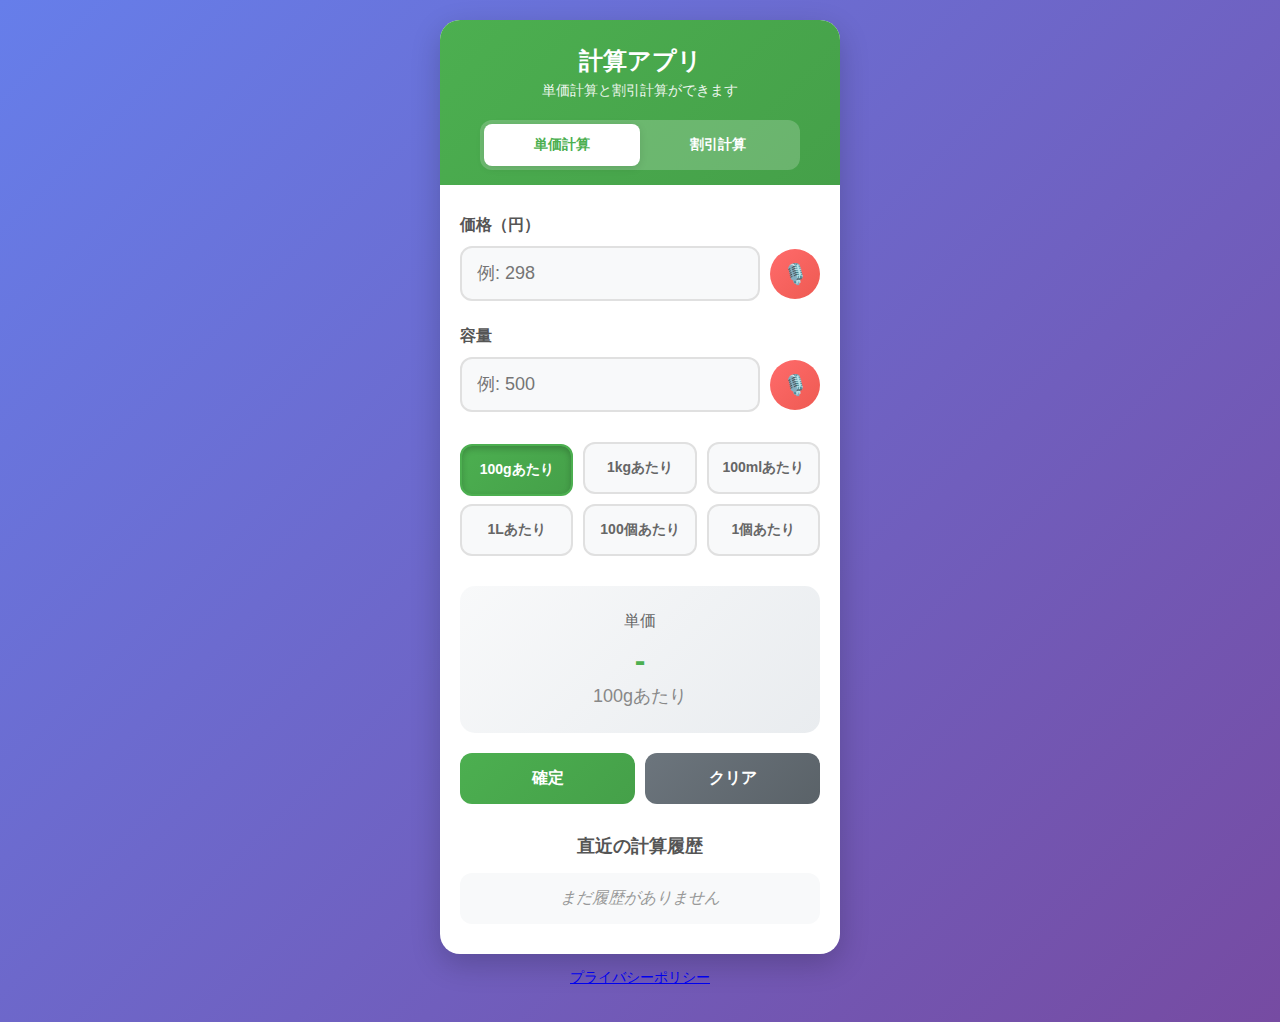
<file: index.html>
<!DOCTYPE html>
<html lang="ja">
<head>
    <meta charset="UTF-8">
    <meta name="viewport" content="width=device-width, initial-scale=1.0">
    <title>単価・割引計算アプリ</title>
    
    <!-- Google tag (gtag.js) -->
    <script async src="https://www.googletagmanager.com/gtag/js?id=G-JYE9J9F2KY"></script>
    <script>
      window.dataLayer = window.dataLayer || [];
      function gtag(){dataLayer.push(arguments);}
      gtag('js', new Date());
      gtag('config', 'G-JYE9J9F2KY', { 'anonymize_ip': true });
    </script>
    
    <!-- PWA関連のメタタグ -->
    <meta name="description" content="単価計算と割引計算ができるPWAアプリ">
    <meta name="theme-color" content="#4CAF50">
    <meta name="apple-mobile-web-app-capable" content="yes">
    <meta name="apple-mobile-web-app-status-bar-style" content="default">
    <meta name="apple-mobile-web-app-title" content="計算アプリ">
    
    <!-- Manifest -->
    <link rel="manifest" href="manifest.json">
    
    <!-- アイコン -->
    <link rel="icon" type="image/png" sizes="192x192" href="icon-192.png">
    <link rel="icon" type="image/png" sizes="512x512" href="icon-512.png">
    <link rel="apple-touch-icon" href="icon-192.png">
    
    <link rel="stylesheet" href="styles.css">
</head>
<body>
    <div class="container">
        <div class="header">
            <h1>計算アプリ</h1>
            <p>単価計算と割引計算ができます</p>
            <div class="tab-container">
                <button class="tab-btn active" id="unitPriceTab">単価計算</button>
                <button class="tab-btn" id="discountTab">割引計算</button>
            </div>
        </div>
        
        <div class="content">
            <div class="tab-content active" id="unitPriceContent">
                <div class="status-message" id="statusMessage"></div>
                
                <div class="input-section">
                    <div class="input-group">
                        <label class="input-label">価格（円）</label>
                        <div class="input-container">
                            <input type="number" class="input-field" id="priceInput" placeholder="例: 298" step="0.01">
                            <button class="voice-btn" id="priceVoiceBtn" title="音声入力">🎙️</button>
                        </div>
                    </div>
                    
                    <div class="input-group">
                        <label class="input-label">容量</label>
                        <div class="input-container">
                            <input type="number" class="input-field" id="volumeInput" placeholder="例: 500" step="0.01">
                            <button class="voice-btn" id="volumeVoiceBtn" title="音声入力">🎙️</button>
                        </div>
                    </div>
                </div>
                
                <div class="unit-selector">
                    <button class="unit-btn active" data-unit="100g">100gあたり</button>
                    <button class="unit-btn" data-unit="1kg">1kgあたり</button>
                    <button class="unit-btn" data-unit="100ml">100mlあたり</button>
                    <button class="unit-btn" data-unit="1L">1Lあたり</button>
                    <button class="unit-btn" data-unit="100個">100個あたり</button>
                    <button class="unit-btn" data-unit="1個">1個あたり</button>
                </div>
                
                <div class="result-section">
                    <div class="result-label">単価</div>
                    <div class="result-value" id="resultValue">-</div>
                    <div class="result-unit" id="resultUnit">100gあたり</div>
                </div>
                
                <div class="button-group">
                    <button class="action-btn confirm-btn" id="confirmBtn">確定</button>
                    <button class="action-btn clear-btn" id="clearBtn">クリア</button>
                </div>
                
                <div class="history-section">
                    <h3 class="history-title">直近の計算履歴</h3>
                    <div class="history-list" id="historyList">
                        <p class="no-history">まだ履歴がありません</p>
                    </div>
                </div>
            </div>
            
            <div class="tab-content" id="discountContent">
                <div class="status-message" id="discountStatusMessage"></div>
                
                <div class="input-section">
                    <div class="input-group">
                        <label class="input-label">価格（円）</label>
                        <div class="input-container">
                            <input type="number" class="input-field" id="discountPriceInput" placeholder="例: 100" step="0.01">
                            <button class="voice-btn" id="discountPriceVoiceBtn" title="音声入力">🎙️</button>
                        </div>
                    </div>
                    
                    <div class="input-group">
                        <label class="input-label">割引（%）</label>
                        <div class="input-container">
                            <input type="number" class="input-field" id="discountRateInput" placeholder="例: 30" step="0.01" max="100" min="0">
                            <button class="voice-btn" id="discountRateVoiceBtn" title="音声入力">🎙️</button>
                        </div>
                    </div>
                </div>
                
                <div class="result-section">
                    <div class="result-label">計算結果</div>
                    <div class="result-value" id="discountResultValue">-</div>
                    <div class="result-unit" id="discountResultUnit">割引後の価格</div>
                </div>
                
                <div class="button-group">
                    <button class="action-btn confirm-btn" id="discountConfirmBtn">確定</button>
                    <button class="action-btn clear-btn" id="discountClearBtn">クリア</button>
                </div>
                
                <div class="history-section">
                    <h3 class="history-title">直近の計算履歴</h3>
                    <div class="history-list" id="discountHistoryList">
                        <p class="no-history">まだ履歴がありません</p>
                    </div>
                </div>
            </div>
        </div>
    </div>
    
    <footer style="text-align:center; padding:1em; font-size:0.9em;">
        <a href="/calculator-pwa/privacy.html">プライバシーポリシー</a>
    </footer>

    <script src="script.js"></script>
</body>
</html>
</file>
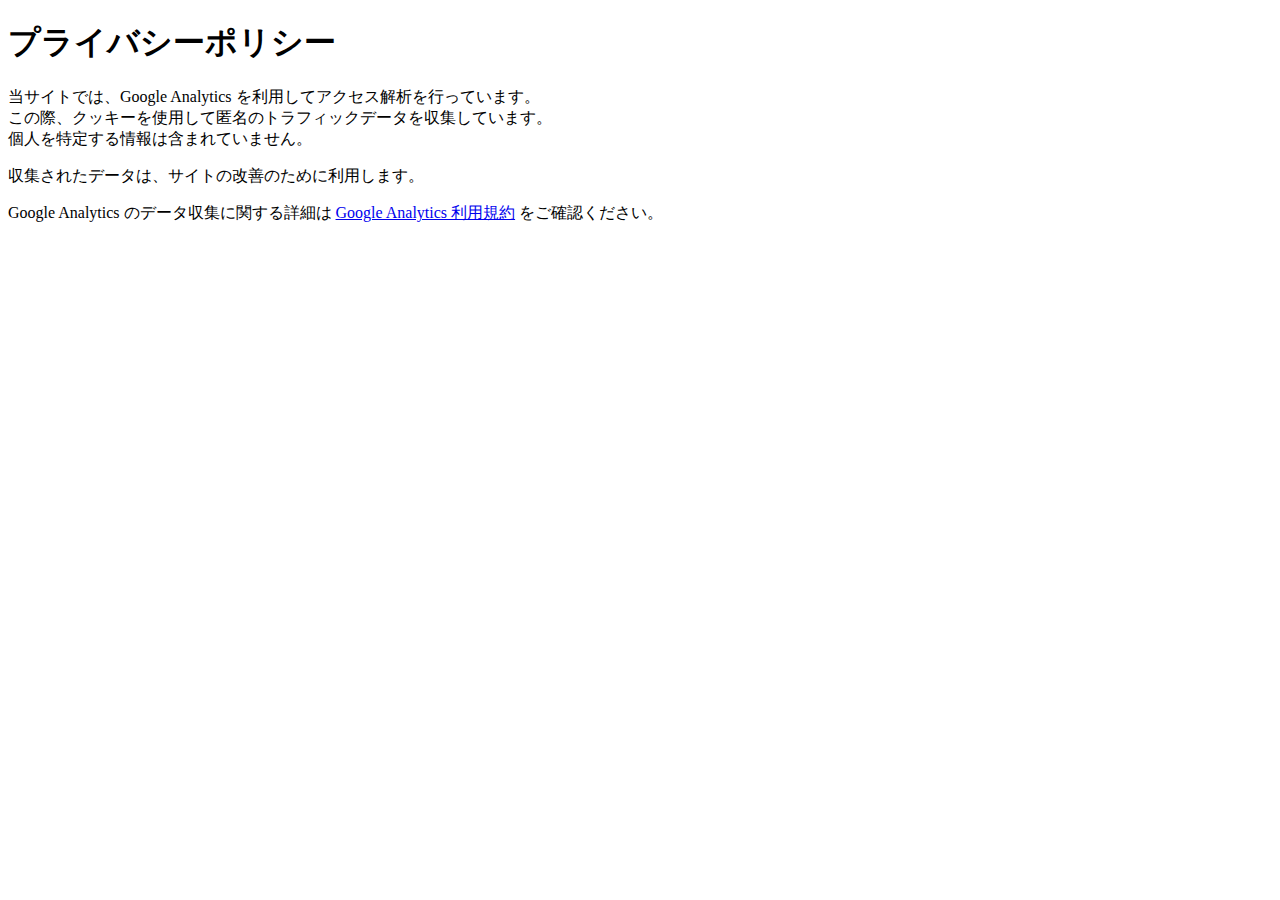
<file: privacy.html>
<!DOCTYPE html>
<html lang="ja">
<head>
  <meta charset="UTF-8">
  <title>プライバシーポリシー</title>
</head>
<body>
  <h1>プライバシーポリシー</h1>
  <p>当サイトでは、Google Analytics を利用してアクセス解析を行っています。<br>
     この際、クッキーを使用して匿名のトラフィックデータを収集しています。<br>
     個人を特定する情報は含まれていません。</p>
  <p>収集されたデータは、サイトの改善のために利用します。</p>
  <p>Google Analytics のデータ収集に関する詳細は 
     <a href="https://marketingplatform.google.com/about/analytics/terms/jp/" target="_blank">
     Google Analytics 利用規約</a> をご確認ください。</p>
</body>
</html>
</file>
<file: styles.css>
* {
    margin: 0;
    padding: 0;
    box-sizing: border-box;
}

body {
    font-family: -apple-system, BlinkMacSystemFont, 'Segoe UI', Roboto, sans-serif;
    background: linear-gradient(135deg, #667eea 0%, #764ba2 100%);
    min-height: 100vh;
    padding: 20px;
    color: #333;
}

.container {
    max-width: 400px;
    margin: 0 auto;
    background: white;
    border-radius: 20px;
    box-shadow: 0 10px 30px rgba(0,0,0,0.2);
    overflow: hidden;
}

.header {
    background: linear-gradient(135deg, #4CAF50 0%, #45a049 100%);
    color: white;
    padding: 25px 20px 15px;
    text-align: center;
}

.header h1 {
    font-size: 24px;
    font-weight: 600;
    margin-bottom: 5px;
}

.header p {
    font-size: 14px;
    opacity: 0.9;
    margin-bottom: 20px;
}

.tab-container {
    display: flex;
    background: rgba(255, 255, 255, 0.2);
    border-radius: 12px;
    padding: 4px;
    margin: 0 20px;
}

.tab-btn {
    flex: 1;
    padding: 12px 16px;
    border: none;
    border-radius: 8px;
    background: transparent;
    color: white;
    font-size: 14px;
    font-weight: 600;
    cursor: pointer;
    transition: all 0.3s ease;
}

.tab-btn.active {
    background: white;
    color: #4CAF50;
    box-shadow: 0 2px 8px rgba(0, 0, 0, 0.1);
}

.tab-btn:hover:not(.active) {
    background: rgba(255, 255, 255, 0.1);
}

.content {
    padding: 30px 20px;
}

.tab-content {
    display: none;
}

.tab-content.active {
    display: block;
}

.input-section {
    margin-bottom: 30px;
}

.input-group {
    margin-bottom: 25px;
}

.input-label {
    display: block;
    font-size: 16px;
    font-weight: 600;
    margin-bottom: 10px;
    color: #555;
}

.input-container {
    display: flex;
    gap: 10px;
    align-items: center;
}

.input-field {
    flex: 1;
    max-width: calc(100% - 60px);
    padding: 15px;
    border: 2px solid #e0e0e0;
    border-radius: 12px;
    font-size: 18px;
    transition: all 0.3s ease;
    background: #f8f9fa;
}

.input-field:focus {
    outline: none;
    border-color: #4CAF50;
    background: white;
    box-shadow: 0 0 0 3px rgba(76, 175, 80, 0.1);
}

.voice-btn {
    width: 50px;
    height: 50px;
    min-width: 50px;
    min-height: 50px;
    border: none;
    border-radius: 50%;
    background: linear-gradient(135deg, #FF6B6B 0%, #ee5a52 100%);
    color: white;
    font-size: 20px;
    cursor: pointer;
    transition: all 0.3s ease;
    display: flex;
    align-items: center;
    justify-content: center;
    flex-shrink: 0;
}

.voice-btn:hover {
    transform: scale(1.05);
    box-shadow: 0 5px 15px rgba(255, 107, 107, 0.4);
}

.voice-btn:active {
    transform: scale(0.95);
}

.voice-btn.listening {
    background: linear-gradient(135deg, #FF4444 0%, #cc0000 100%);
    animation: pulse 1.5s infinite;
}

@keyframes pulse {
    0% { box-shadow: 0 0 0 0 rgba(255, 68, 68, 0.7); }
    70% { box-shadow: 0 0 0 10px rgba(255, 68, 68, 0); }
    100% { box-shadow: 0 0 0 0 rgba(255, 68, 68, 0); }
}

.unit-selector {
    display: grid;
    grid-template-columns: repeat(3, 1fr);
    gap: 10px;
    margin-bottom: 30px;
}

.unit-btn {
    padding: 15px 10px;
    border: 2px solid #e0e0e0;
    border-radius: 12px;
    background: #f8f9fa;
    color: #666;
    font-size: 14px;
    font-weight: 600;
    cursor: pointer;
    transition: all 0.3s ease;
    text-align: center;
}

.unit-btn:hover {
    border-color: #4CAF50;
    color: #4CAF50;
}

.unit-btn.active {
    background: linear-gradient(135deg, #4CAF50 0%, #45a049 100%);
    color: white;
    border-color: #4CAF50;
    transform: translateY(2px);
    box-shadow: inset 0 3px 6px rgba(0,0,0,0.2);
}

.result-section {
    background: linear-gradient(135deg, #f8f9fa 0%, #e9ecef 100%);
    border-radius: 15px;
    padding: 25px;
    text-align: center;
    margin-bottom: 20px;
}

.result-label {
    font-size: 16px;
    color: #666;
    margin-bottom: 10px;
}

.result-value {
    font-size: 32px;
    font-weight: 700;
    color: #4CAF50;
    margin-bottom: 5px;
}

.result-unit {
    font-size: 18px;
    color: #888;
}

.button-group {
    display: flex;
    gap: 10px;
    margin-bottom: 20px;
}

.action-btn {
    flex: 1;
    padding: 15px;
    border: none;
    border-radius: 12px;
    color: white;
    font-size: 16px;
    font-weight: 600;
    cursor: pointer;
    transition: all 0.3s ease;
}

.confirm-btn {
    background: linear-gradient(135deg, #4CAF50 0%, #45a049 100%);
}

.confirm-btn:hover {
    transform: translateY(-2px);
    box-shadow: 0 5px 15px rgba(76, 175, 80, 0.4);
}

.clear-btn {
    background: linear-gradient(135deg, #6c757d 0%, #5a6268 100%);
}

.clear-btn:hover {
    transform: translateY(-2px);
    box-shadow: 0 5px 15px rgba(108, 117, 125, 0.4);
}

.action-btn:active {
    transform: translateY(0);
}

.status-message {
    text-align: center;
    padding: 10px;
    margin-bottom: 20px;
    border-radius: 8px;
    font-size: 14px;
    display: none;
}

.status-message.info {
    background: #d1ecf1;
    color: #0c5460;
    border: 1px solid #b8daff;
}

.status-message.error {
    background: #f8d7da;
    color: #721c24;
    border: 1px solid #f5c6cb;
}

.history-section {
    margin-top: 30px;
}

.history-title {
    font-size: 18px;
    color: #555;
    margin-bottom: 15px;
    text-align: center;
}

.history-list {
    background: #f8f9fa;
    border-radius: 12px;
    padding: 15px;
    max-height: 200px;
    overflow-y: auto;
}

.history-item {
    background: white;
    padding: 12px;
    margin-bottom: 8px;
    border-radius: 8px;
    font-size: 14px;
    color: #555;
    border-left: 4px solid #4CAF50;
}

.history-item:last-child {
    margin-bottom: 0;
}

.no-history {
    text-align: center;
    color: #999;
    font-style: italic;
    margin: 0;
}

.discount-type-selector {
    display: flex;
    gap: 10px;
    margin-bottom: 15px;
}

.discount-type-btn {
    flex: 1;
    padding: 12px;
    border: 2px solid #e0e0e0;
    border-radius: 8px;
    background: #f8f9fa;
    color: #666;
    font-size: 14px;
    font-weight: 600;
    cursor: pointer;
    transition: all 0.3s ease;
}

.discount-type-btn:hover {
    border-color: #4CAF50;
    color: #4CAF50;
}

.discount-type-btn.active {
    background: linear-gradient(135deg, #4CAF50 0%, #45a049 100%);
    color: white;
    border-color: #4CAF50;
}

.discount-results {
    display: flex;
    flex-direction: column;
    gap: 15px;
}

.result-item {
    display: flex;
    justify-content: space-between;
    align-items: center;
    padding: 15px;
    background: white;
    border-radius: 12px;
    border-left: 4px solid #4CAF50;
}

.result-item .result-label {
    font-size: 16px;
    color: #666;
    font-weight: 600;
}

.result-item .result-value {
    font-size: 18px;
    font-weight: 700;
    color: #4CAF50;
}

@media (max-width: 480px) {
    body {
        padding: 10px;
    }

    .content {
        padding: 20px 15px;
    }

    .unit-selector {
        grid-template-columns: repeat(2, 1fr);
    }

    .discount-type-selector {
        flex-direction: column;
    }
}
</file>
